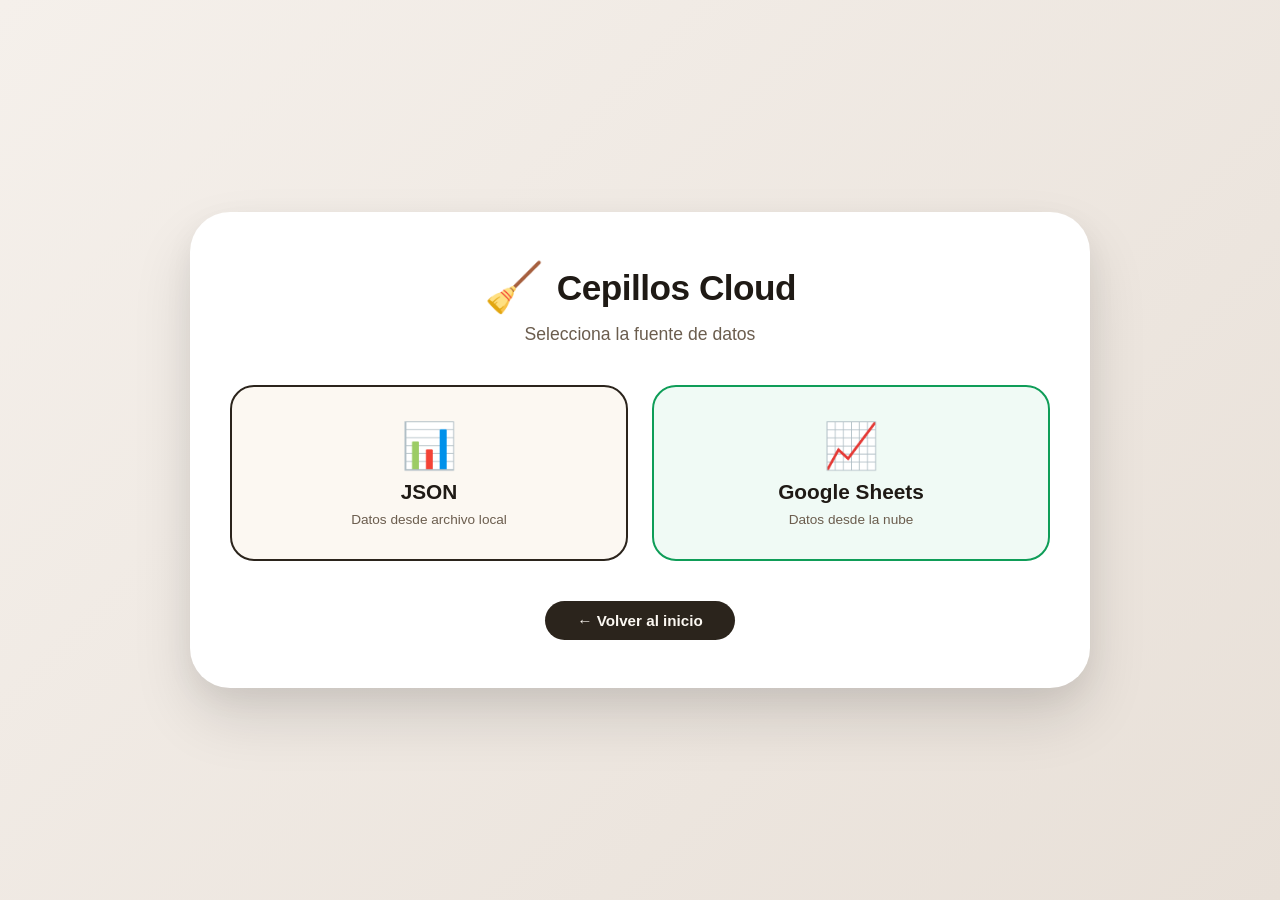
<file: html/menu_general.html>
<!DOCTYPE html>
<html lang="es">
<head>
    <meta charset="UTF-8">
    <meta name="viewport" content="width=device-width, initial-scale=1.0">
    <title>Menú - Cepillos Cloud</title>
    <link rel="stylesheet" href="../css/menu.css">
</head>
<body>
    <div class="menu-container">
        <div class="menu-card">
            <div class="menu-logo">
                <span class="logo-icon">🧹</span>
                <h1>Cepillos Cloud</h1>
            </div>
            
            <p class="menu-subtitulo">Selecciona la fuente de datos</p>
            

            <div class="menu-botones">
                <a href="tabla_json.html" class="btn-menu btn-json">
                    <span class="btn-icon">📊</span>
                    <span class="btn-texto">JSON</span>
                    <span class="btn-descripcion">Datos desde archivo local</span>
                </a>
                
                <a href="tabla_google.html" class="btn-menu btn-sheets">
                    <span class="btn-icon">📈</span>
                    <span class="btn-texto">Google Sheets</span>
                    <span class="btn-descripcion">Datos desde la nube</span>
                </a>
            </div>
            
            <a href="../index.html" class="btn-volver-inicio">← Volver al inicio</a>
        </div>
    </div>
</body>
</html>
</file>
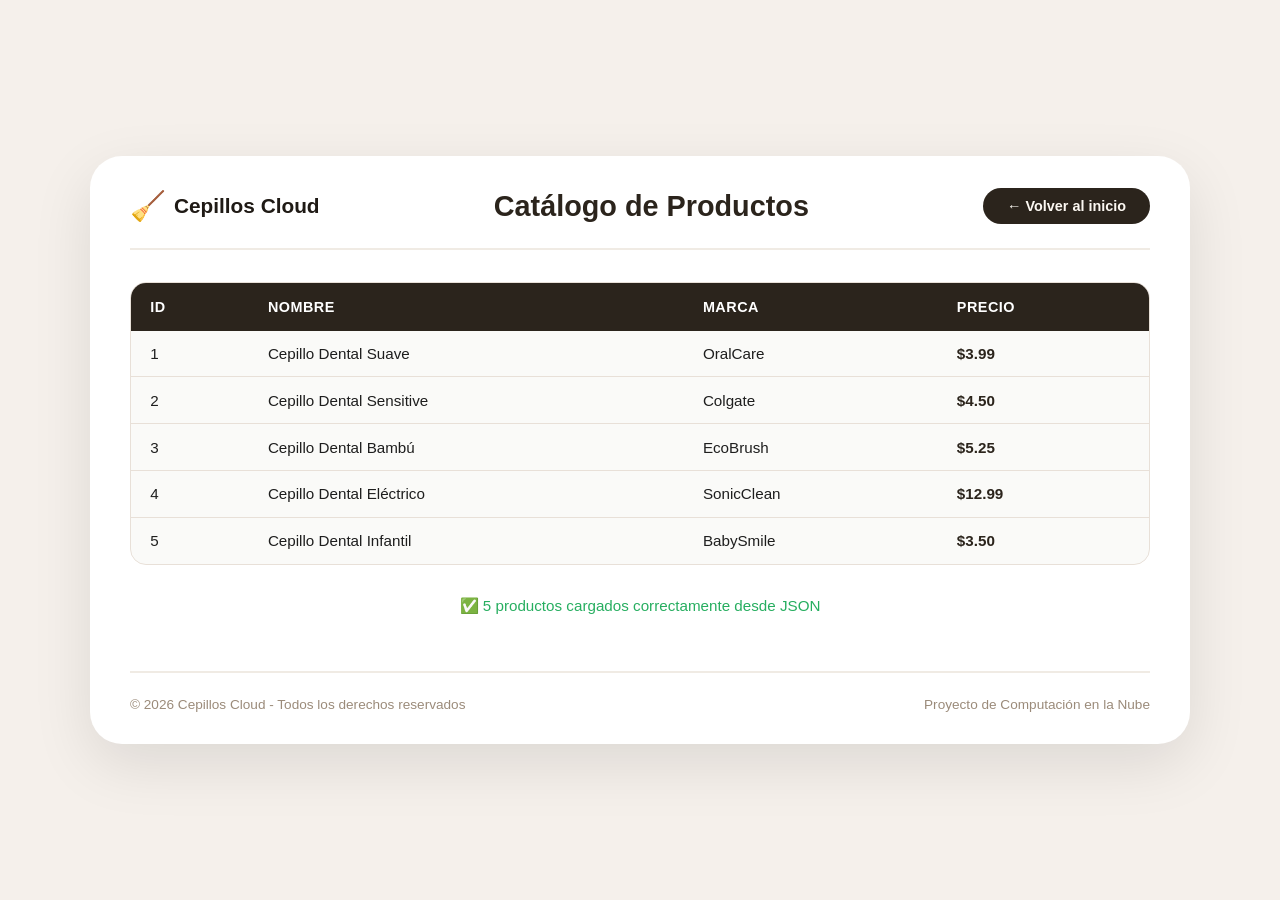
<file: html/tabla_json.html>
<!DOCTYPE html>
<html lang="es">
<head>
    <meta charset="UTF-8">
    <meta name="viewport" content="width=device-width, initial-scale=1.0">
    <title>Catálogo - Cepillos Cloud</title>
    <link rel="stylesheet" href="../css/catalogo.css">
</head>
<body>
    <div class="container">
        <header class="catalogo-header">
            <div class="header-content">
                <a href="../index.html" class="logo-link">
                    <span class="logo-icon">🧹</span>
                    <span class="logo-text">Cepillos Cloud</span>
                </a>
                <h1>Catálogo de Productos</h1>
                <a href="../index.html" id="volver" class="btn-volver">← Volver al inicio</a>
            </div>
        </header>

        <section class="tabla-section">
            <div class="tabla-wrapper">
                <table id="tablaProductos">
                    <thead>
                        <tr>
                            <th>ID</th>
                            <th>Nombre</th>
                            <th>Marca</th>
                            <th>Precio</th>
                        </tr>
                    </thead>
                    <tbody id="cuerpoTabla">

                    </tbody>
                </table>
            </div>
            <div id="mensajeEstado" class="mensaje-estado"></div>
        </section>

        <footer class="catalogo-footer">
            <p>© 2026 Cepillos Cloud - Todos los derechos reservados</p>
            <p>Proyecto de Computación en la Nube</p>
        </footer>
    </div>

    <script src="../javascript/js.js"></script>
</body>
</html>
</file>
<file: css/menu.css>
/* ===== RESET Y VARIABLES ===== */
* {
    margin: 0;
    padding: 0;
    box-sizing: border-box;
}

body {
    font-family: 'Segoe UI', Tahoma, Geneva, Verdana, sans-serif;
    background: linear-gradient(135deg, #f5f0eb 0%, #e8e0d8 100%);
    min-height: 100vh;
    display: flex;
    align-items: center;
    justify-content: center;
    padding: 1.5rem;
}

/* ===== CONTENEDOR PRINCIPAL ===== */
.menu-container {
    max-width: 900px;
    width: 100%;
}

.menu-card {
    background: #ffffff;
    border-radius: 2.5rem;
    padding: 3rem 2.5rem;
    box-shadow: 0 30px 60px rgba(0, 0, 0, 0.12), 0 10px 30px rgba(0, 0, 0, 0.05);
    text-align: center;
}

/* ===== LOGO ===== */
.menu-logo {
    display: flex;
    align-items: center;
    justify-content: center;
    gap: 0.8rem;
    margin-bottom: 0.5rem;
}

.logo-icon {
    font-size: 3rem;
}

.menu-logo h1 {
    font-size: 2.2rem;
    font-weight: 700;
    color: #1f1a15;
    letter-spacing: -0.5px;
}

.menu-subtitulo {
    color: #6b5d4e;
    font-size: 1.1rem;
    margin-bottom: 2.5rem;
}

/* ===== BOTONES ===== */
.menu-botones {
    display: grid;
    grid-template-columns: 1fr 1fr;
    gap: 1.5rem;
    margin-bottom: 2.5rem;
}

.btn-menu {
    background: #faf7f2;
    padding: 2rem 1.5rem;
    border-radius: 1.5rem;
    text-decoration: none;
    color: #1f1a15;
    transition: all 0.3s ease;
    border: 2px solid transparent;
    display: flex;
    flex-direction: column;
    align-items: center;
    gap: 0.5rem;
}

.btn-menu:hover {
    transform: translateY(-6px);
    box-shadow: 0 12px 30px rgba(0, 0, 0, 0.10);
}

.btn-menu:active {
    transform: translateY(-2px);
}

.btn-icon {
    font-size: 2.8rem;
}

.btn-texto {
    font-size: 1.3rem;
    font-weight: 700;
    color: #1f1a15;
}

.btn-descripcion {
    font-size: 0.85rem;
    color: #6b5d4e;
}

/* Botón JSON */
.btn-json {
    border-color: #2b241c;
    background: #fcf8f2;
}

.btn-json:hover {
    background: #2b241c;
    border-color: #2b241c;
}

.btn-json:hover .btn-texto {
    color: #ffffff;
}

.btn-json:hover .btn-descripcion {
    color: #d4c5b0;
}

/* Botón Google Sheets */
.btn-sheets {
    border-color: #0f9d58;
    background: #f0faf5;
}

.btn-sheets:hover {
    background: #0f9d58;
    border-color: #0f9d58;
}

.btn-sheets:hover .btn-texto {
    color: #ffffff;
}

.btn-sheets:hover .btn-descripcion {
    color: #d4f0e0;
}

/* ===== BOTÓN VOLVER ===== */
.btn-volver-inicio {
    display: inline-block;
    background: #2b241c;
    color: #fcf8f2;
    padding: 0.7rem 2rem;
    border-radius: 50px;
    text-decoration: none;
    font-weight: 600;
    font-size: 0.95rem;
    transition: all 0.2s;
}

.btn-volver-inicio:hover {
    background: #1f1914;
    transform: scale(1.03);
    box-shadow: 0 4px 12px rgba(43, 36, 28, 0.25);
}

/* ===== RESPONSIVE ===== */
@media (max-width: 768px) {
    .menu-card {
        padding: 2rem 1.5rem;
        border-radius: 2rem;
    }

    .menu-logo h1 {
        font-size: 1.8rem;
    }

    .logo-icon {
        font-size: 2.5rem;
    }

    .menu-botones {
        grid-template-columns: 1fr;
        gap: 1rem;
    }

    .btn-menu {
        padding: 1.5rem;
        flex-direction: row;
        flex-wrap: wrap;
        justify-content: center;
    }

    .btn-icon {
        font-size: 2rem;
    }

    .btn-texto {
        font-size: 1.1rem;
    }

    .btn-descripcion {
        font-size: 0.8rem;
        width: 100%;
    }
}

@media (max-width: 480px) {
    .menu-card {
        padding: 1.5rem 1rem;
        border-radius: 1.5rem;
    }

    .menu-logo h1 {
        font-size: 1.4rem;
    }

    .logo-icon {
        font-size: 2rem;
    }

    .menu-subtitulo {
        font-size: 0.95rem;
        margin-bottom: 1.5rem;
    }

    .btn-menu {
        padding: 1.2rem 1rem;
    }

    .btn-icon {
        font-size: 1.8rem;
    }

    .btn-texto {
        font-size: 1rem;
    }

    .btn-descripcion {
        font-size: 0.75rem;
    }

    .btn-volver-inicio {
        font-size: 0.85rem;
        padding: 0.6rem 1.5rem;
        width: 100%;
    }
}
</file>
<file: css/catalogo.css>
/* ===== RESET Y VARIABLES ===== */
* {
    margin: 0;
    padding: 0;
    box-sizing: border-box;
}

body {
    font-family: 'Segoe UI', Tahoma, Geneva, Verdana, sans-serif;
    background: #f5f0eb;
    color: #1e1e1e;
    min-height: 100vh;
    display: flex;
    align-items: center;
    justify-content: center;
    padding: 1.5rem;
}

.container {
    max-width: 1100px;
    width: 100%;
    background: #ffffff;
    border-radius: 2rem;
    box-shadow: 0 20px 60px rgba(0, 0, 0, 0.10);
    overflow: hidden;
    padding: 2rem 2.5rem;
}

/* ===== HEADER ===== */
.catalogo-header {
    margin-bottom: 2rem;
    padding-bottom: 1.5rem;
    border-bottom: 2px solid #f0ebe4;
}

.header-content {
    display: flex;
    justify-content: space-between;
    align-items: center;
    flex-wrap: wrap;
    gap: 1rem;
}

.logo-link {
    display: flex;
    align-items: center;
    gap: 0.5rem;
    text-decoration: none;
    color: #1f1a15;
    font-weight: 600;
    font-size: 1.2rem;
}

.logo-icon {
    font-size: 1.8rem;
}

.logo-text {
    font-weight: 700;
    font-size: 1.3rem;
}

.catalogo-header h1 {
    font-size: 1.8rem;
    font-weight: 700;
    color: #2b241c;
    flex: 1;
    text-align: center;
}

.btn-volver {
    background: #2b241c;
    color: #fcf8f2;
    padding: 0.6rem 1.5rem;
    border-radius: 50px;
    text-decoration: none;
    font-weight: 600;
    font-size: 0.9rem;
    transition: all 0.2s;
    white-space: nowrap;
}

.btn-volver:hover {
    background: #1f1914;
    transform: scale(1.02);
    box-shadow: 0 4px 12px rgba(43, 36, 28, 0.25);
}

/* ===== TABLA ===== */
.tabla-section {
    margin: 1.5rem 0;
}

.tabla-wrapper {
    overflow-x: auto;
    border-radius: 1rem;
    border: 1px solid #e8e0d8;
    background: #fafaf8;
}

table {
    width: 100%;
    border-collapse: collapse;
    min-width: 500px;
}

thead {
    background: #2b241c;
    color: #ffffff;
}

thead th {
    padding: 1rem 1.2rem;
    text-align: left;
    font-weight: 600;
    font-size: 0.9rem;
    letter-spacing: 0.5px;
    text-transform: uppercase;
}

tbody tr {
    border-bottom: 1px solid #e8e0d8;
    transition: background 0.15s;
}

tbody tr:last-child {
    border-bottom: none;
}

tbody tr:hover {
    background: #f5f0eb;
}

tbody td {
    padding: 0.9rem 1.2rem;
    font-size: 0.95rem;
    color: #1e1e1e;
}

tbody td:last-child {
    font-weight: 600;
    color: #2b241c;
}

/* ===== MENSAJE DE ESTADO ===== */
.mensaje-estado {
    text-align: center;
    padding: 1rem;
    margin-top: 1rem;
    font-size: 0.95rem;
    color: #6b5d4e;
}

.mensaje-estado.cargando {
    color: #6b5d4e;
    font-style: italic;
}

.mensaje-estado.error {
    color: #c0392b;
    font-weight: 600;
}

.mensaje-estado.exito {
    color: #27ae60;
}

/* ===== FOOTER ===== */
.catalogo-footer {
    margin-top: 2.5rem;
    padding-top: 1.5rem;
    border-top: 2px solid #f0ebe4;
    display: flex;
    justify-content: space-between;
    flex-wrap: wrap;
    gap: 0.5rem;
    color: #9b8b7a;
    font-size: 0.85rem;
}

/* ===== RESPONSIVE ===== */
@media (max-width: 768px) {
    .container {
        padding: 1.2rem;
        border-radius: 1.5rem;
    }

    .header-content {
        flex-direction: column;
        align-items: center;
        text-align: center;
    }

    .catalogo-header h1 {
        font-size: 1.4rem;
        order: -1;
    }

    .btn-volver {
        width: 100%;
        text-align: center;
    }

    table {
        min-width: 400px;
        font-size: 0.85rem;
    }

    thead th,
    tbody td {
        padding: 0.7rem 0.8rem;
    }

    .catalogo-footer {
        flex-direction: column;
        text-align: center;
    }
}

@media (max-width: 480px) {
    .container {
        padding: 0.8rem;
        border-radius: 1rem;
    }

    table {
        min-width: 300px;
        font-size: 0.75rem;
    }

    thead th,
    tbody td {
        padding: 0.5rem 0.6rem;
    }

    .logo-text {
        font-size: 1rem;
    }

    .catalogo-header h1 {
        font-size: 1.1rem;
    }
}
</file>
